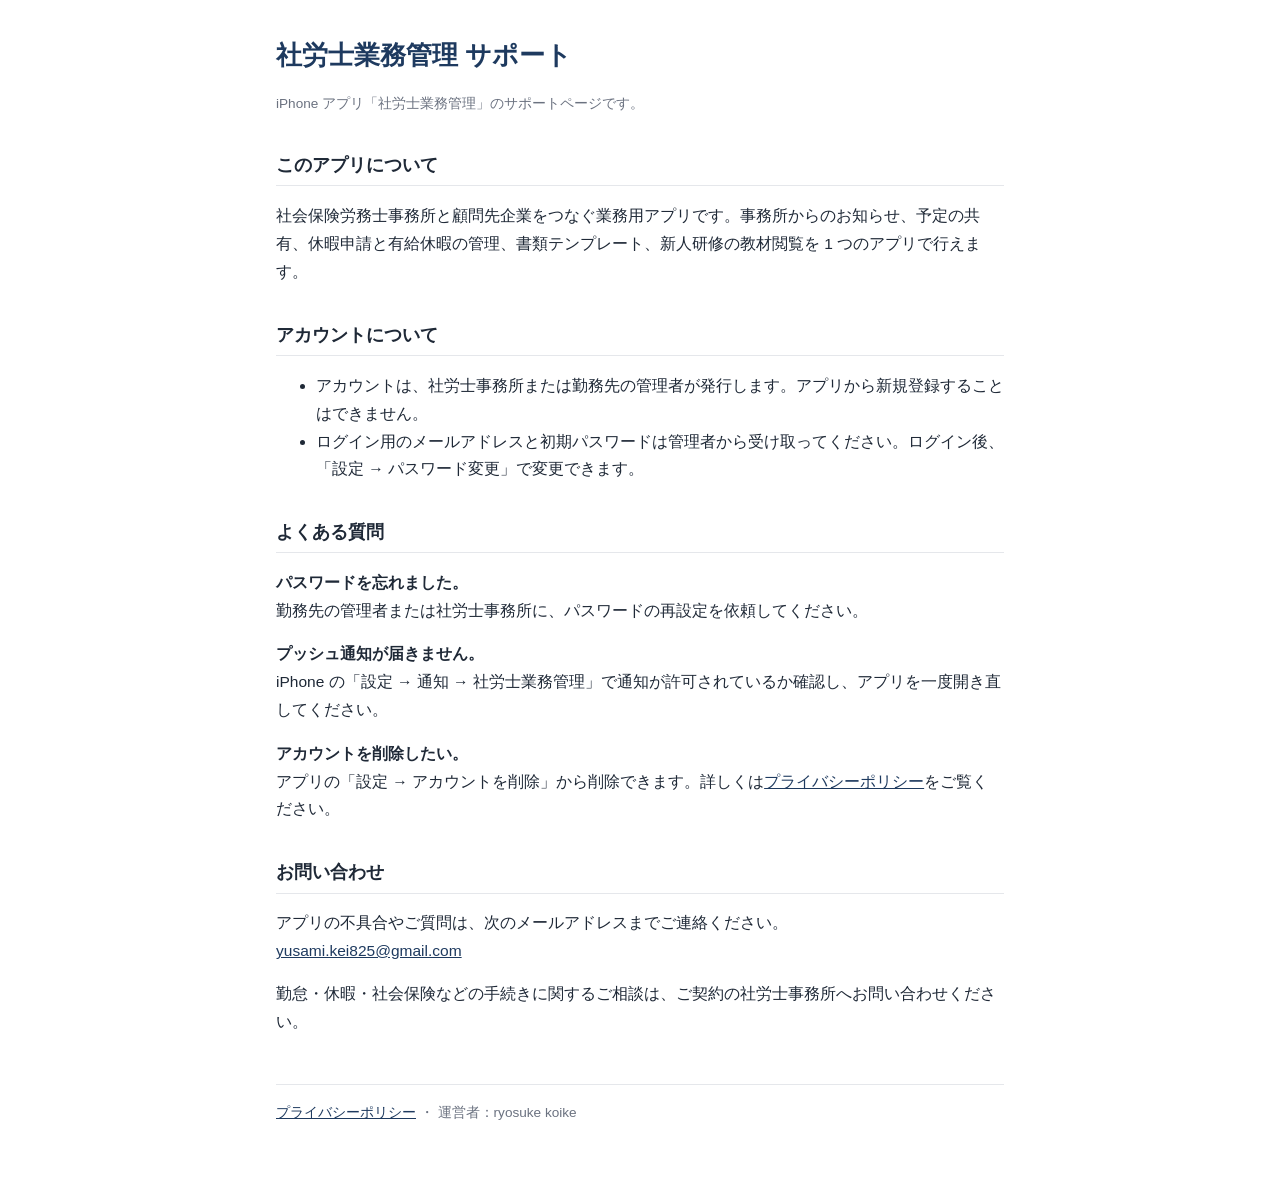
<file: index.html>
<!doctype html>
<html lang="ja">
<head>
<meta charset="utf-8">
<meta name="viewport" content="width=device-width, initial-scale=1">
<title>社労士業務管理 サポート</title>
<link rel="stylesheet" href="style.css">
</head>
<body>
<main>
  <h1>社労士業務管理 サポート</h1>
  <p class="meta">iPhone アプリ「社労士業務管理」のサポートページです。</p>

  <h2>このアプリについて</h2>
  <p>社会保険労務士事務所と顧問先企業をつなぐ業務用アプリです。事務所からのお知らせ、予定の共有、休暇申請と有給休暇の管理、書類テンプレート、新人研修の教材閲覧を 1 つのアプリで行えます。</p>

  <h2>アカウントについて</h2>
  <ul>
    <li>アカウントは、社労士事務所または勤務先の管理者が発行します。アプリから新規登録することはできません。</li>
    <li>ログイン用のメールアドレスと初期パスワードは管理者から受け取ってください。ログイン後、「設定 → パスワード変更」で変更できます。</li>
  </ul>

  <h2>よくある質問</h2>
  <p><strong>パスワードを忘れました。</strong><br>勤務先の管理者または社労士事務所に、パスワードの再設定を依頼してください。</p>
  <p><strong>プッシュ通知が届きません。</strong><br>iPhone の「設定 → 通知 → 社労士業務管理」で通知が許可されているか確認し、アプリを一度開き直してください。</p>
  <p><strong>アカウントを削除したい。</strong><br>アプリの「設定 → アカウントを削除」から削除できます。詳しくは<a href="privacy.html">プライバシーポリシー</a>をご覧ください。</p>

  <h2>お問い合わせ</h2>
  <p>アプリの不具合やご質問は、次のメールアドレスまでご連絡ください。<br>
  <a href="mailto:yusami.kei825@gmail.com">yusami.kei825@gmail.com</a></p>
  <p>勤怠・休暇・社会保険などの手続きに関するご相談は、ご契約の社労士事務所へお問い合わせください。</p>

  <footer>
    <a href="privacy.html">プライバシーポリシー</a> ・ 運営者：ryosuke koike
  </footer>
</main>
</body>
</html>
</file>
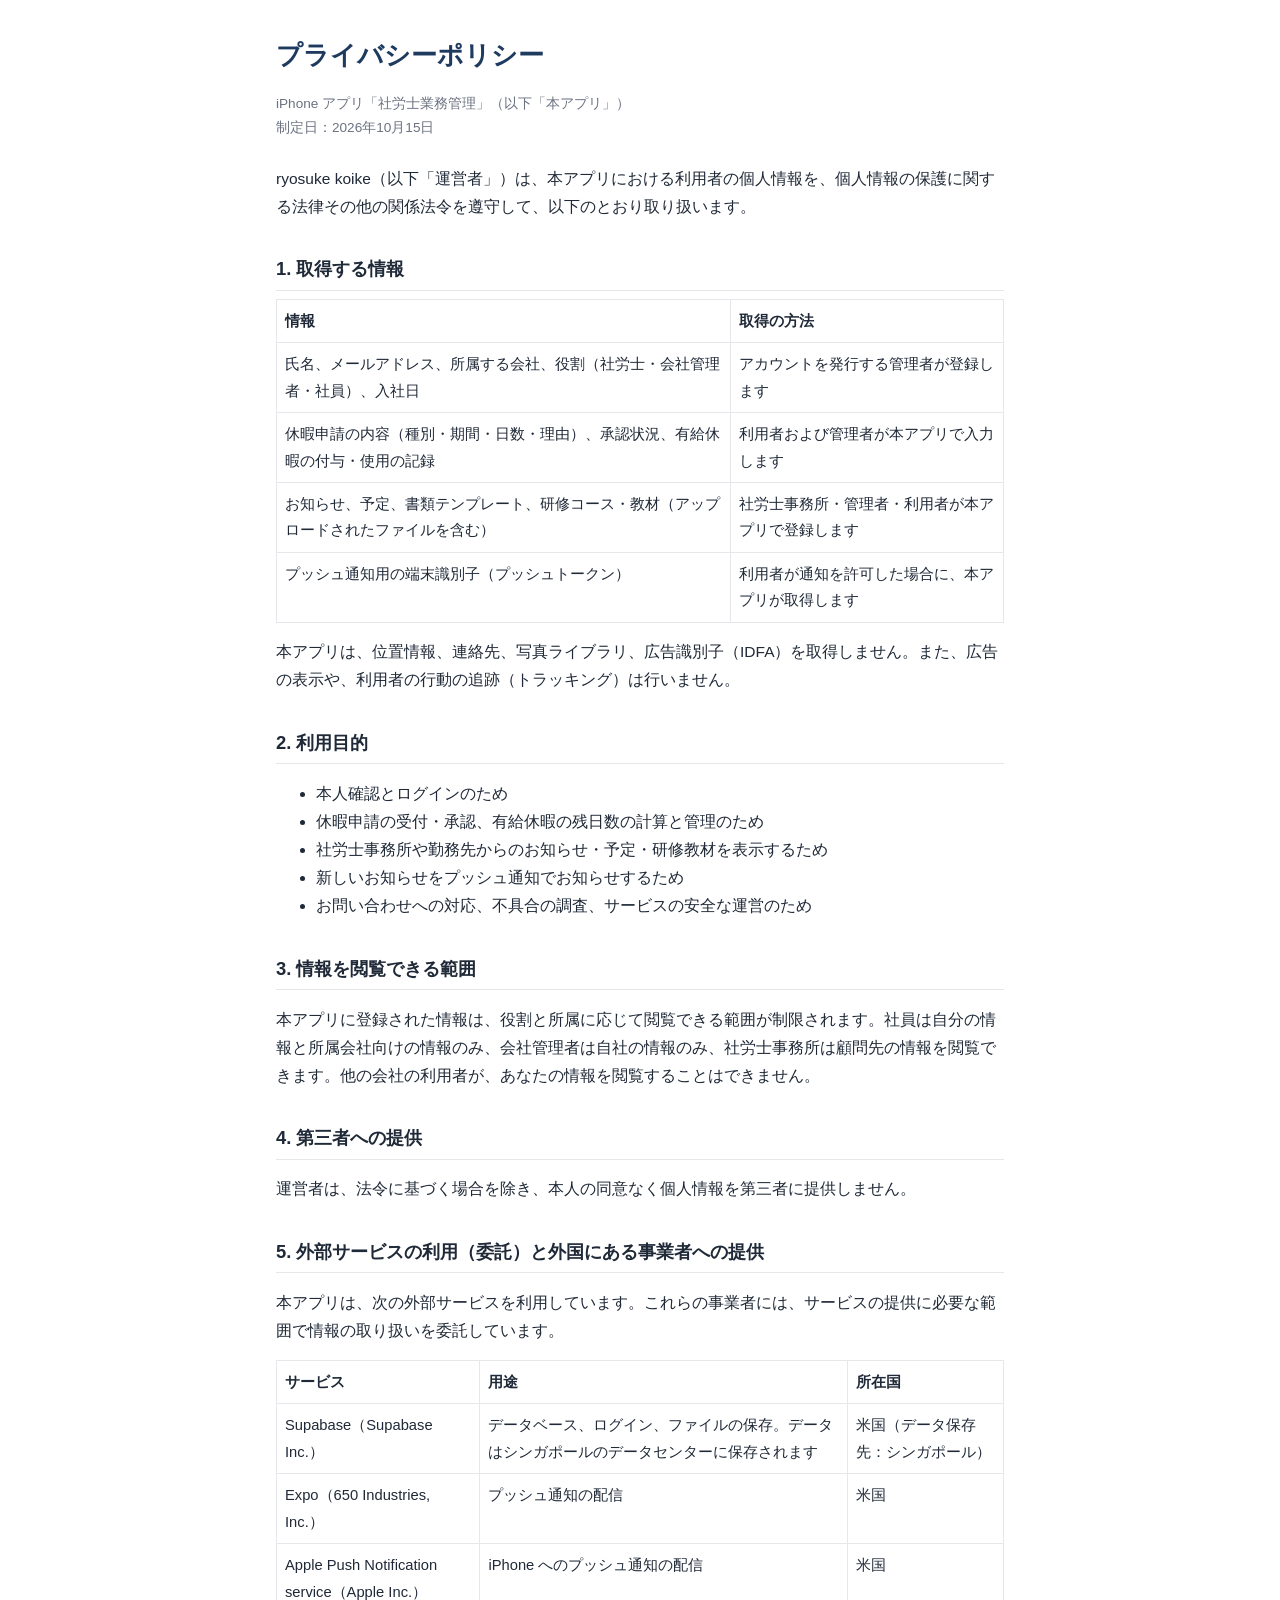
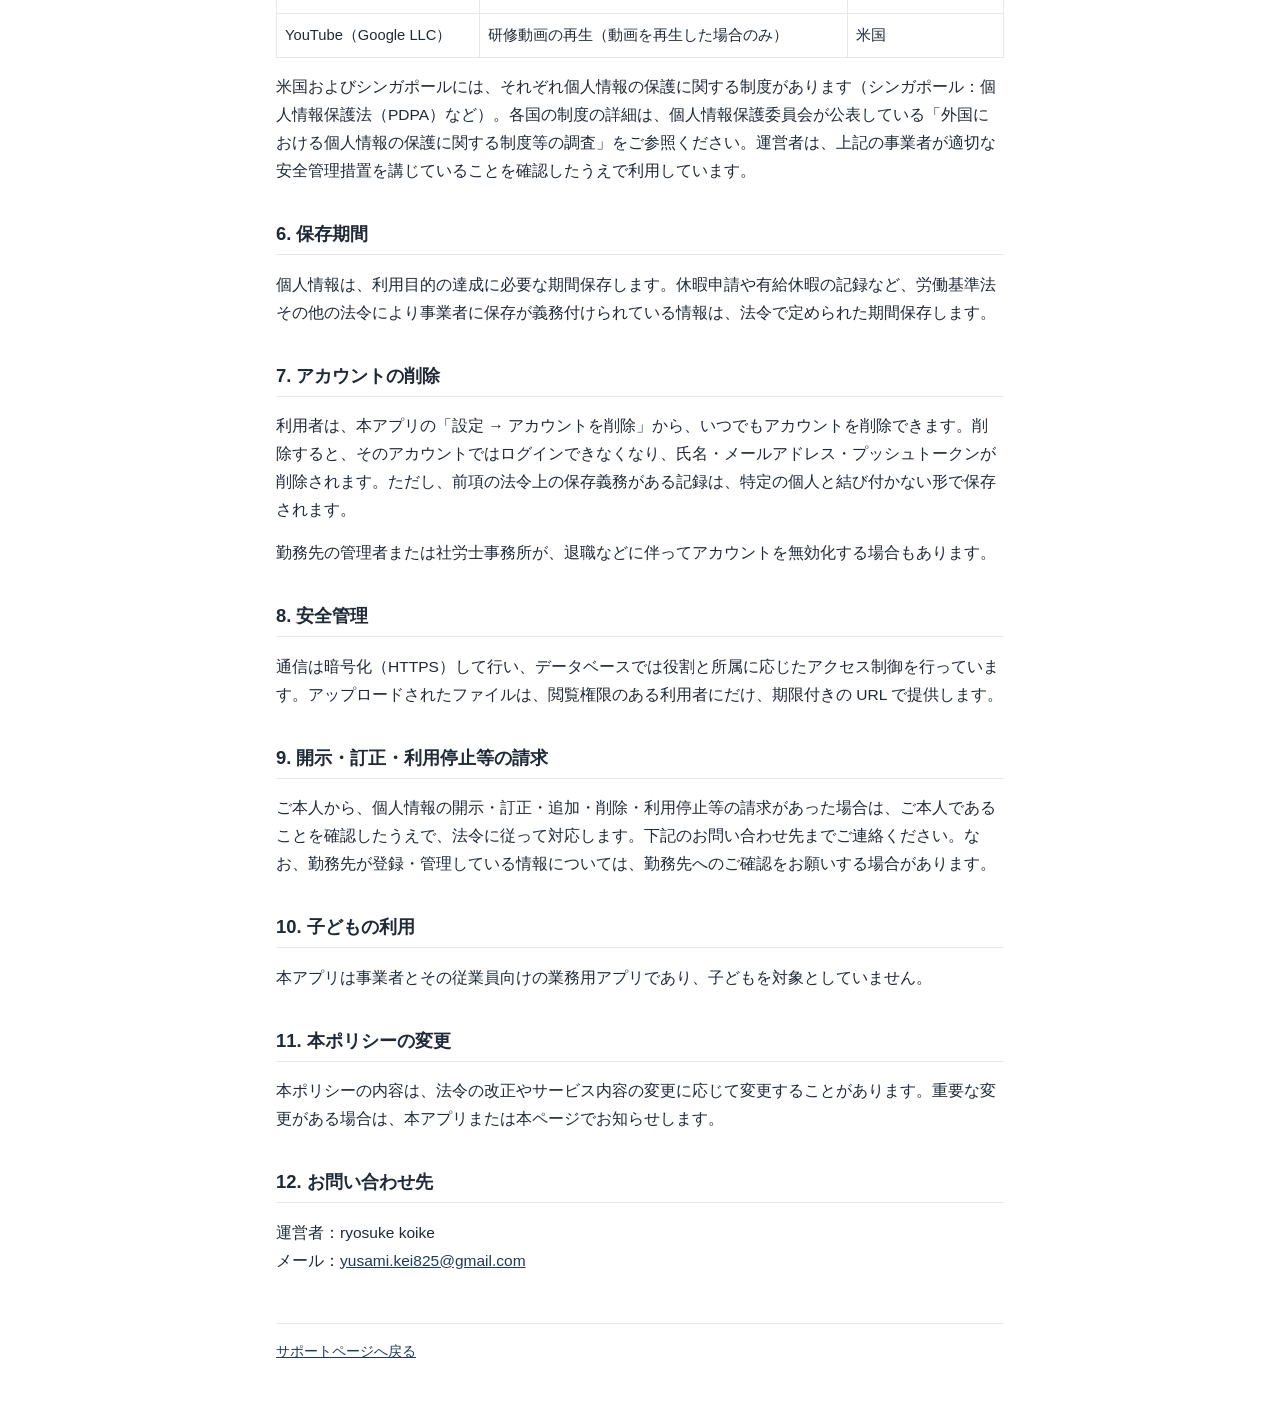
<file: privacy.html>
<!doctype html>
<html lang="ja">
<head>
<meta charset="utf-8">
<meta name="viewport" content="width=device-width, initial-scale=1">
<title>プライバシーポリシー</title>
<link rel="stylesheet" href="style.css">
</head>
<body>
<main>
  <h1>プライバシーポリシー</h1>
  <p class="meta">iPhone アプリ「社労士業務管理」（以下「本アプリ」）<br>制定日：2026年10月15日</p>

  <p>ryosuke koike（以下「運営者」）は、本アプリにおける利用者の個人情報を、個人情報の保護に関する法律その他の関係法令を遵守して、以下のとおり取り扱います。</p>

  <h2>1. 取得する情報</h2>
  <table>
    <tr><th>情報</th><th>取得の方法</th></tr>
    <tr><td>氏名、メールアドレス、所属する会社、役割（社労士・会社管理者・社員）、入社日</td><td>アカウントを発行する管理者が登録します</td></tr>
    <tr><td>休暇申請の内容（種別・期間・日数・理由）、承認状況、有給休暇の付与・使用の記録</td><td>利用者および管理者が本アプリで入力します</td></tr>
    <tr><td>お知らせ、予定、書類テンプレート、研修コース・教材（アップロードされたファイルを含む）</td><td>社労士事務所・管理者・利用者が本アプリで登録します</td></tr>
    <tr><td>プッシュ通知用の端末識別子（プッシュトークン）</td><td>利用者が通知を許可した場合に、本アプリが取得します</td></tr>
  </table>
  <p>本アプリは、位置情報、連絡先、写真ライブラリ、広告識別子（IDFA）を取得しません。また、広告の表示や、利用者の行動の追跡（トラッキング）は行いません。</p>

  <h2>2. 利用目的</h2>
  <ul>
    <li>本人確認とログインのため</li>
    <li>休暇申請の受付・承認、有給休暇の残日数の計算と管理のため</li>
    <li>社労士事務所や勤務先からのお知らせ・予定・研修教材を表示するため</li>
    <li>新しいお知らせをプッシュ通知でお知らせするため</li>
    <li>お問い合わせへの対応、不具合の調査、サービスの安全な運営のため</li>
  </ul>

  <h2>3. 情報を閲覧できる範囲</h2>
  <p>本アプリに登録された情報は、役割と所属に応じて閲覧できる範囲が制限されます。社員は自分の情報と所属会社向けの情報のみ、会社管理者は自社の情報のみ、社労士事務所は顧問先の情報を閲覧できます。他の会社の利用者が、あなたの情報を閲覧することはできません。</p>

  <h2>4. 第三者への提供</h2>
  <p>運営者は、法令に基づく場合を除き、本人の同意なく個人情報を第三者に提供しません。</p>

  <h2>5. 外部サービスの利用（委託）と外国にある事業者への提供</h2>
  <p>本アプリは、次の外部サービスを利用しています。これらの事業者には、サービスの提供に必要な範囲で情報の取り扱いを委託しています。</p>
  <table>
    <tr><th>サービス</th><th>用途</th><th>所在国</th></tr>
    <tr><td>Supabase（Supabase Inc.）</td><td>データベース、ログイン、ファイルの保存。データはシンガポールのデータセンターに保存されます</td><td>米国（データ保存先：シンガポール）</td></tr>
    <tr><td>Expo（650 Industries, Inc.）</td><td>プッシュ通知の配信</td><td>米国</td></tr>
    <tr><td>Apple Push Notification service（Apple Inc.）</td><td>iPhone へのプッシュ通知の配信</td><td>米国</td></tr>
    <tr><td>YouTube（Google LLC）</td><td>研修動画の再生（動画を再生した場合のみ）</td><td>米国</td></tr>
  </table>
  <p>米国およびシンガポールには、それぞれ個人情報の保護に関する制度があります（シンガポール：個人情報保護法（PDPA）など）。各国の制度の詳細は、個人情報保護委員会が公表している「外国における個人情報の保護に関する制度等の調査」をご参照ください。運営者は、上記の事業者が適切な安全管理措置を講じていることを確認したうえで利用しています。</p>

  <h2>6. 保存期間</h2>
  <p>個人情報は、利用目的の達成に必要な期間保存します。休暇申請や有給休暇の記録など、労働基準法その他の法令により事業者に保存が義務付けられている情報は、法令で定められた期間保存します。</p>

  <h2>7. アカウントの削除</h2>
  <p>利用者は、本アプリの「設定 → アカウントを削除」から、いつでもアカウントを削除できます。削除すると、そのアカウントではログインできなくなり、氏名・メールアドレス・プッシュトークンが削除されます。ただし、前項の法令上の保存義務がある記録は、特定の個人と結び付かない形で保存されます。</p>
  <p>勤務先の管理者または社労士事務所が、退職などに伴ってアカウントを無効化する場合もあります。</p>

  <h2>8. 安全管理</h2>
  <p>通信は暗号化（HTTPS）して行い、データベースでは役割と所属に応じたアクセス制御を行っています。アップロードされたファイルは、閲覧権限のある利用者にだけ、期限付きの URL で提供します。</p>

  <h2>9. 開示・訂正・利用停止等の請求</h2>
  <p>ご本人から、個人情報の開示・訂正・追加・削除・利用停止等の請求があった場合は、ご本人であることを確認したうえで、法令に従って対応します。下記のお問い合わせ先までご連絡ください。なお、勤務先が登録・管理している情報については、勤務先へのご確認をお願いする場合があります。</p>

  <h2>10. 子どもの利用</h2>
  <p>本アプリは事業者とその従業員向けの業務用アプリであり、子どもを対象としていません。</p>

  <h2>11. 本ポリシーの変更</h2>
  <p>本ポリシーの内容は、法令の改正やサービス内容の変更に応じて変更することがあります。重要な変更がある場合は、本アプリまたは本ページでお知らせします。</p>

  <h2>12. お問い合わせ先</h2>
  <p>運営者：ryosuke koike<br>
  メール：<a href="mailto:yusami.kei825@gmail.com">yusami.kei825@gmail.com</a></p>

  <footer><a href="index.html">サポートページへ戻る</a></footer>
</main>
</body>
</html>
</file>
<file: style.css>
:root { --text:#1f2937; --muted:#6b7280; --accent:#1e3a5f; --bg:#ffffff; --line:#e5e7eb; }
@media (prefers-color-scheme: dark) { :root { --text:#e5e7eb; --muted:#9ca3af; --accent:#93b4dd; --bg:#111827; --line:#374151; } }
* { box-sizing: border-box; }
body { margin:0; background:var(--bg); color:var(--text); font-family:-apple-system,BlinkMacSystemFont,"Hiragino Sans","Hiragino Kaku Gothic ProN","Noto Sans JP",sans-serif; line-height:1.8; }
main { max-width:760px; margin:0 auto; padding:32px 16px 64px; }
h1 { font-size:1.6rem; color:var(--accent); margin:0 0 4px; }
h2 { font-size:1.15rem; margin:32px 0 8px; padding-bottom:4px; border-bottom:1px solid var(--line); }
p, li { font-size:0.97rem; }
.meta { color:var(--muted); font-size:0.85rem; margin-bottom:24px; }
a { color:var(--accent); }
table { border-collapse:collapse; width:100%; font-size:0.92rem; }
th, td { border:1px solid var(--line); padding:8px; text-align:left; vertical-align:top; }
footer { margin-top:48px; color:var(--muted); font-size:0.85rem; border-top:1px solid var(--line); padding-top:16px; }
</file>
